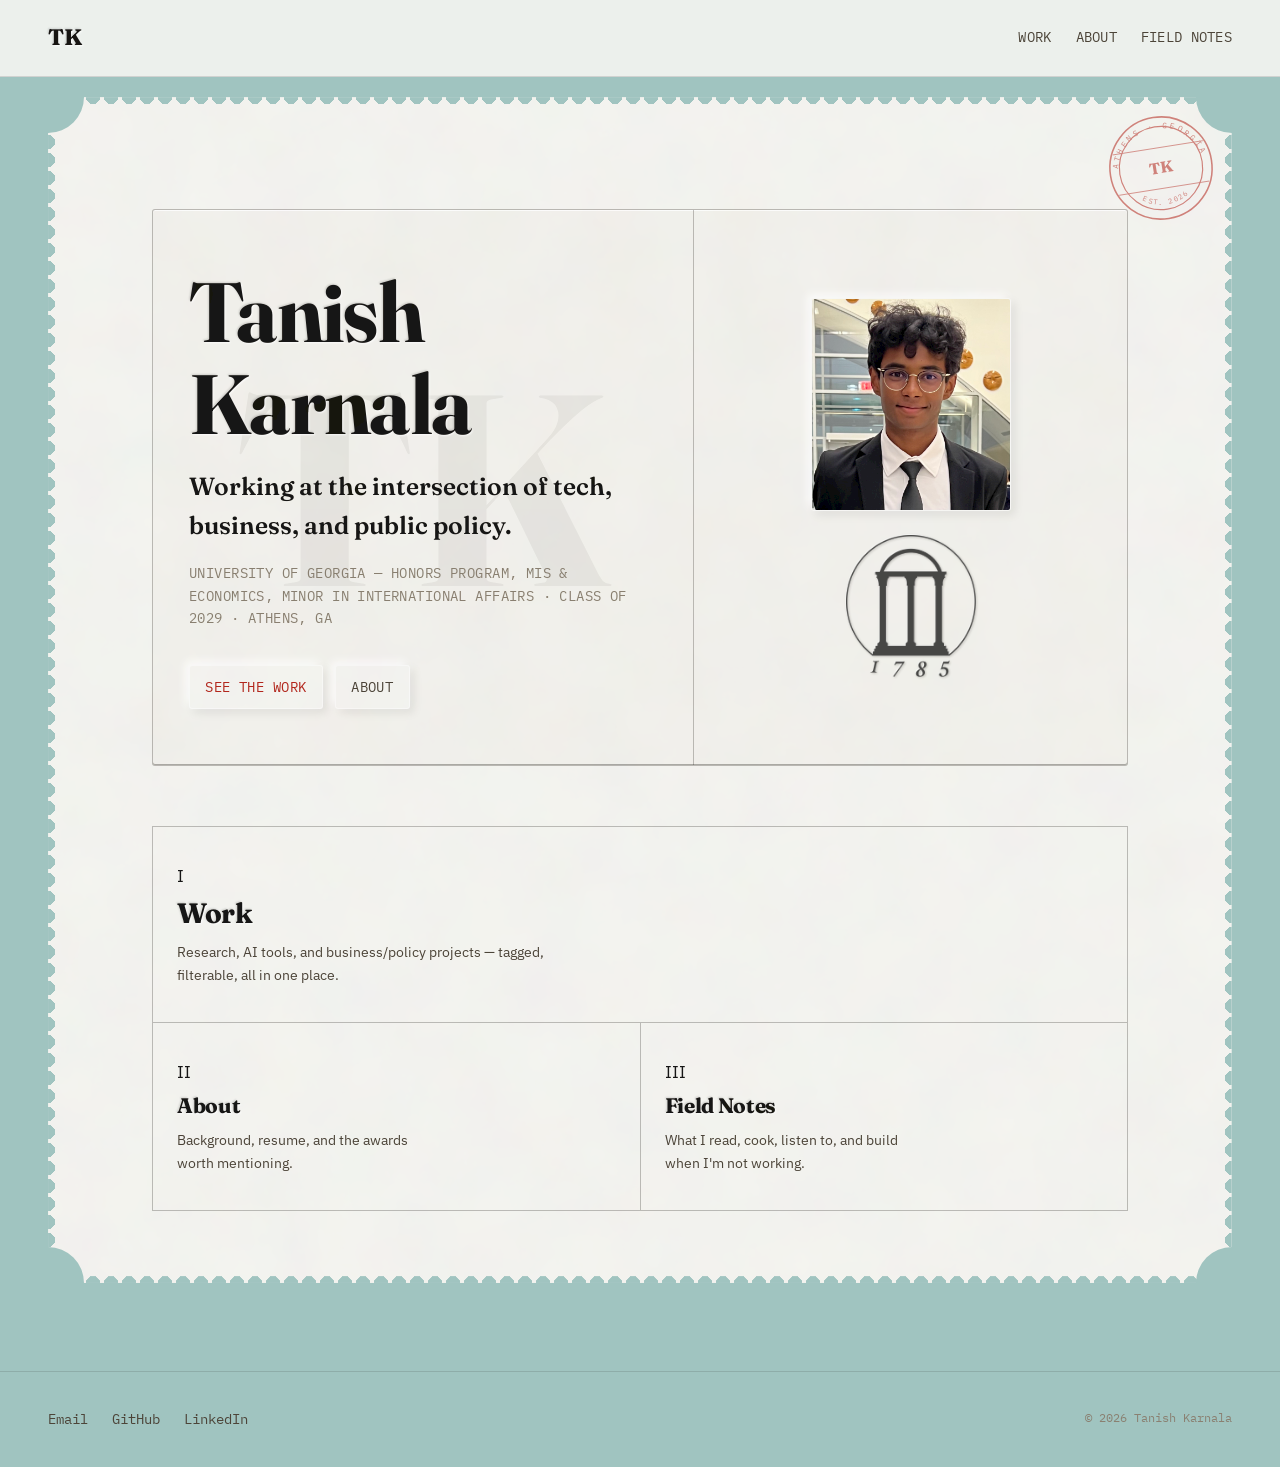
<file: index.html>
<!DOCTYPE html>
<html lang="en">
<head>
<meta charset="UTF-8">
<meta name="viewport" content="width=device-width, initial-scale=1">
<title>Tanish Karnala — Tech, Business &amp; Public Policy</title>
<meta name="description" content="Tanish Karnala — research and project work at the intersection of technology, business, and public policy. University of Georgia, Honors Program.">
<meta name="color-scheme" content="light dark">

<meta property="og:type" content="website">
<meta property="og:title" content="Tanish Karnala">
<meta property="og:description" content="Working at the intersection of tech, business, and public policy.">
<meta property="og:image" content="assets/og-image.png">
<meta name="twitter:card" content="summary_large_image">

<link rel="icon" href="assets/favicon.svg" type="image/svg+xml">
<link rel="preload" href="fonts/Fraunces-Variable.woff2" as="font" type="font/woff2" crossorigin>
<link rel="preload" href="fonts/IBMPlexSans-Variable.woff2" as="font" type="font/woff2" crossorigin>
<link rel="stylesheet" href="css/fonts.css">
<link rel="stylesheet" href="css/tokens.css">
<link rel="stylesheet" href="css/global.css">
<link rel="stylesheet" href="css/home.css">

<script type="application/ld+json">
{
  "@context": "https://schema.org",
  "@type": "Person",
  "name": "Tanish Karnala",
  "url": "https://TODO-username.github.io/",
  "email": "mailto:tanishkarnala@gmail.com",
  "sameAs": ["https://linkedin.com/in/tanishkarnala"],
  "affiliation": {
    "@type": "CollegeOrUniversity",
    "name": "University of Georgia"
  },
  "description": "Working at the intersection of tech, business, and public policy."
}
</script>
</head>
<body>
<svg style="position: absolute; width: 0; height: 0; overflow: hidden;" aria-hidden="true">
  <filter id="paper-grain">
    <feTurbulence type="fractalNoise" baseFrequency="0.015" numOctaves="5" result="noise" />
    <feColorMatrix type="matrix" values="1 0 0 0 0  0 1 0 0 0  0 0 1 0 0  0 0 0 0.07 0" in="noise" result="coloredNoise" />
    <feBlend in="SourceGraphic" in2="coloredNoise" mode="multiply" />
  </filter>
</svg>
<a class="skip-link" href="#main">Skip to content</a>

<header class="site-header">
  <div class="page site-header__row">
    <a class="wordmark" href="index.html" aria-label="Tanish Karnala — home">TK</a>
    <button class="nav-toggle" aria-label="Toggle navigation" aria-expanded="false" aria-controls="site-nav">
      <span></span>
    </button>
    <nav class="site-nav" id="site-nav" aria-label="Primary">
      <ul>
        <li><a href="work.html">Work</a></li>
        <li><a href="about.html">About</a></li>
        <li><a href="field-notes.html">Field Notes</a></li>
      </ul>
    </nav>
  </div>
</header>

<div class="stamp-frame">
<div class="stamp-container">
<main id="main">

  <section class="hero page">
    <div class="hero__sheet">
      <div class="hero__text">
        <span class="hero__watermark" aria-hidden="true">TK</span>
        <h1 class="hero__name">Tanish<br>Karnala</h1>
        <p class="hero__tagline">Working at the intersection of tech, business, and public policy.</p>
        <p class="hero__role">University of Georgia — Honors Program, MIS &amp; Economics, minor in International Affairs · Class of 2029 · Athens, GA</p>
        <div class="hero__cta">
          <a class="btn" href="work.html">See the work</a>
          <a class="btn btn--quiet" href="about.html">About</a>
        </div>
      </div>

      <div class="hero__side">
        <div class="hero__portrait">
          <img src="assets/headshot.jpg" alt="Tanish Karnala" width="1430" height="1519">
        </div>
        <div class="hero__uga-mark" aria-hidden="true">
          <img src="assets/arch-mark.png" alt="University of Georgia Arch, 1785" width="1200" height="1316">
        </div>
      </div>
    </div>
  </section>

  <nav class="section nav-through page" aria-label="Explore">
    <ul class="nav-through__grid">
      <li class="nav-through__cell nav-through__cell--wide">
        <a class="nav-through__card" href="work.html">
          <span class="index-mark">I</span>
          <h2>Work</h2>
          <p>Research, AI tools, and business/policy projects — tagged, filterable, all in one place.</p>
        </a>
      </li>
      <li class="nav-through__cell">
        <a class="nav-through__card" href="about.html">
          <span class="index-mark">II</span>
          <h2>About</h2>
          <p>Background, resume, and the awards worth mentioning.</p>
        </a>
      </li>
      <li class="nav-through__cell">
        <a class="nav-through__card" href="field-notes.html">
          <span class="index-mark">III</span>
          <h2>Field Notes</h2>
          <p>What I read, cook, listen to, and build when I'm not working.</p>
        </a>
      </li>
    </ul>
  </nav>

</main>
</div>
<div class="postmark" aria-hidden="true">
  <svg viewBox="0 0 140 140" xmlns="http://www.w3.org/2000/svg">
    <circle cx="70" cy="70" r="65" fill="none" stroke="currentColor" stroke-width="2"/>
    <circle cx="70" cy="70" r="53" fill="none" stroke="currentColor" stroke-width="1.5"/>
    <path id="postmark-arc-top" d="M 15 74 A 55 55 0 0 1 125 74" fill="none"/>
    <path id="postmark-arc-bottom" d="M 21 68 A 49 49 0 0 0 119 68" fill="none"/>
    <text font-family="'IBM Plex Mono', monospace" font-size="10" letter-spacing="3" fill="currentColor">
      <textPath href="#postmark-arc-top" startOffset="50%" text-anchor="middle">ATHENS &#183; GEORGIA</textPath>
    </text>
    <text x="70" y="76" text-anchor="middle" font-family="Fraunces, Georgia, serif" font-weight="700" font-size="20" fill="currentColor">TK</text>
    <text font-family="'IBM Plex Mono', monospace" font-size="9" letter-spacing="2" fill="currentColor">
      <textPath href="#postmark-arc-bottom" startOffset="50%" text-anchor="middle">EST. 2026</textPath>
    </text>
    <line x1="12" y1="44" x2="128" y2="44" stroke="currentColor" stroke-width="1"/>
    <line x1="12" y1="96" x2="128" y2="96" stroke="currentColor" stroke-width="1"/>
  </svg>
</div>
</div>

<footer class="site-footer">
  <div class="page site-footer__row">
    <ul class="footer-links">
      <li><a href="mailto:tanishkarnala@gmail.com">Email</a></li>
      <li><a href="https://github.com/BlueFinTuna27" target="_blank" rel="noopener">GitHub</a></li>
      <li><a href="https://linkedin.com/in/tanishkarnala" target="_blank" rel="noopener">LinkedIn</a></li>
    </ul>
    <p class="footer-note">© 2026 Tanish Karnala</p>
  </div>
</footer>

<script src="js/main.js"></script>
</body>
</html>
</file>
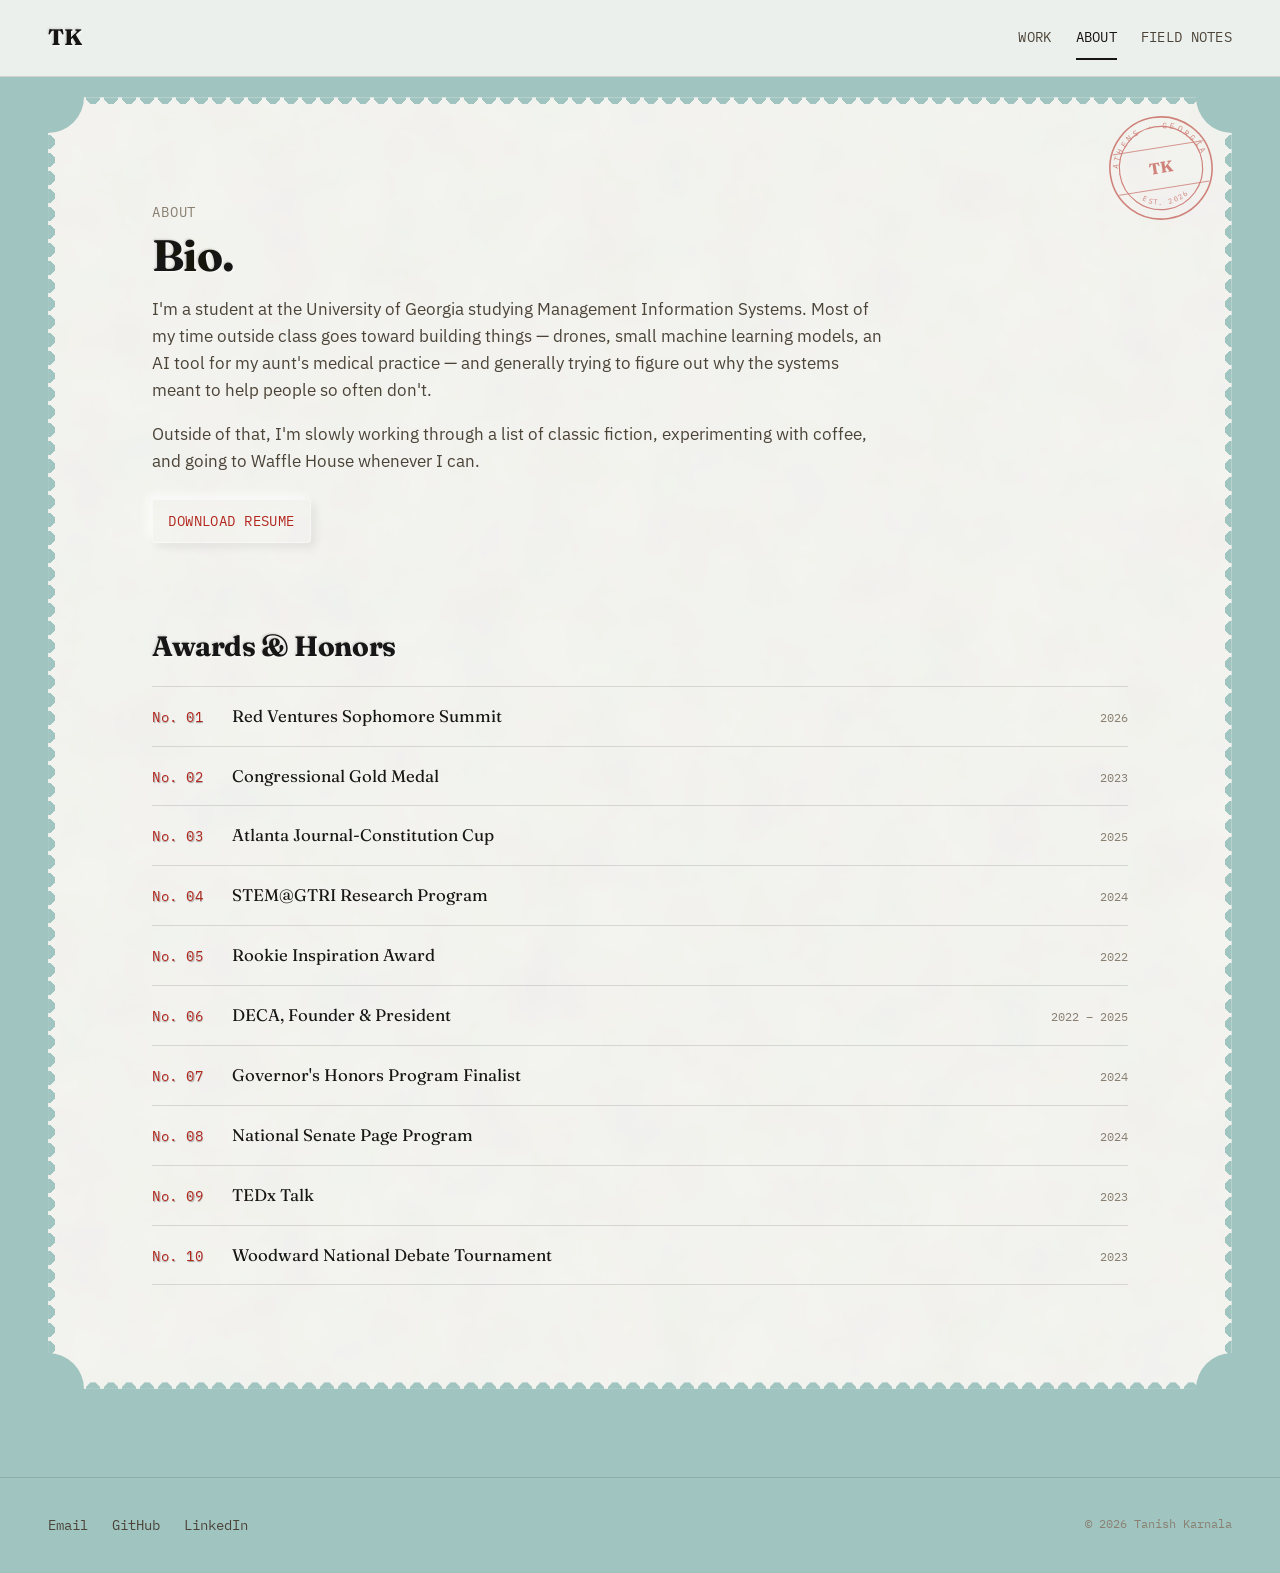
<file: about.html>
<!DOCTYPE html>
<html lang="en">
<head>
<meta charset="UTF-8">
<meta name="viewport" content="width=device-width, initial-scale=1">
<title>About — Tanish Karnala</title>
<meta name="description" content="About Tanish Karnala — background, resume, and awards.">
<meta name="color-scheme" content="light dark">
<meta property="og:type" content="profile">
<meta property="og:title" content="About — Tanish Karnala">
<link rel="icon" href="assets/favicon.svg" type="image/svg+xml">
<link rel="stylesheet" href="css/fonts.css">
<link rel="stylesheet" href="css/tokens.css">
<link rel="stylesheet" href="css/global.css">
<link rel="stylesheet" href="css/about.css">

<script type="application/ld+json">
{
  "@context": "https://schema.org",
  "@type": "Person",
  "name": "Tanish Karnala",
  "url": "https://TODO-username.github.io/about.html",
  "email": "mailto:tanishkarnala@gmail.com",
  "alumniOf": {
    "@type": "CollegeOrUniversity",
    "name": "University of Georgia"
  }
}
</script>
</head>
<body>
<svg style="position: absolute; width: 0; height: 0; overflow: hidden;" aria-hidden="true">
  <filter id="paper-grain">
    <feTurbulence type="fractalNoise" baseFrequency="0.015" numOctaves="5" result="noise" />
    <feColorMatrix type="matrix" values="1 0 0 0 0  0 1 0 0 0  0 0 1 0 0  0 0 0 0.07 0" in="noise" result="coloredNoise" />
    <feBlend in="SourceGraphic" in2="coloredNoise" mode="multiply" />
  </filter>
</svg>
<a class="skip-link" href="#main">Skip to content</a>

<header class="site-header">
  <div class="page site-header__row">
    <a class="wordmark" href="index.html" aria-label="Tanish Karnala — home">TK</a>
    <button class="nav-toggle" aria-label="Toggle navigation" aria-expanded="false" aria-controls="site-nav">
      <span></span>
    </button>
    <nav class="site-nav" id="site-nav" aria-label="Primary">
      <ul>
        <li><a href="work.html">Work</a></li>
        <li><a href="about.html" aria-current="page">About</a></li>
        <li><a href="field-notes.html">Field Notes</a></li>
      </ul>
    </nav>
  </div>
</header>

<div class="stamp-frame">
<div class="stamp-container">
<main id="main">
  <section class="section page">
    <span class="eyebrow">About</span>
    <h1>Bio.</h1>
    <div class="prose about-bio">
      <p>I'm a student at the University of Georgia studying Management Information
      Systems. Most of my time outside class goes toward building things — drones, small
      machine learning models, an AI tool for my aunt's medical practice — and generally
      trying to figure out why the systems meant to help people so often don't.</p>
      <p>Outside of that, I'm slowly working through a list of classic fiction,
      experimenting with coffee, and going to Waffle House whenever I can.</p>
    </div>
    <a class="btn about-resume-btn" href="assets/resume.pdf" download>Download resume</a>

    <div class="awards">
      <h2>Awards &amp; Honors</h2>
      <ul class="awards-list">
        <li class="awards-item">
          <button class="awards-row" type="button" aria-expanded="false" aria-controls="award-detail-01">
            <span class="awards-num">No. 01</span>
            <span class="awards-title">Red Ventures Sophomore Summit</span>
            <span class="awards-issuer">2026</span>
          </button>
          <div class="awards-detail" id="award-detail-01">
            <p>1 of 35 selected nationally · fully funded AI case competition.</p>
          </div>
        </li>
        <li class="awards-item">
          <button class="awards-row" type="button" aria-expanded="false" aria-controls="award-detail-02">
            <span class="awards-num">No. 02</span>
            <span class="awards-title">Congressional Gold Medal</span>
            <span class="awards-issuer">2023</span>
          </button>
          <div class="awards-detail" id="award-detail-02">
            <p>For community service, Milton High School. Also awarded the Presidential Volunteer Service Award (Gold) for 2021 &amp; 2022.</p>
          </div>
        </li>
        <li class="awards-item">
          <button class="awards-row" type="button" aria-expanded="false" aria-controls="award-detail-03">
            <span class="awards-num">No. 03</span>
            <span class="awards-title">Atlanta Journal-Constitution Cup</span>
            <span class="awards-issuer">2025</span>
          </button>
          <div class="awards-detail" id="award-detail-03">
            <p>Milton High School.</p>
          </div>
        </li>
        <li class="awards-item">
          <button class="awards-row" type="button" aria-expanded="false" aria-controls="award-detail-04">
            <span class="awards-num">No. 04</span>
            <span class="awards-title">STEM@GTRI Research Program</span>
            <span class="awards-issuer">2024</span>
          </button>
          <div class="awards-detail" id="award-detail-04">
            <p>1.8% acceptance rate · Georgia Tech Research Institute.</p>
          </div>
        </li>
        <li class="awards-item">
          <button class="awards-row" type="button" aria-expanded="false" aria-controls="award-detail-05">
            <span class="awards-num">No. 05</span>
            <span class="awards-title">Rookie Inspiration Award</span>
            <span class="awards-issuer">2022</span>
          </button>
          <div class="awards-detail" id="award-detail-05">
            <p>FIRST Robotics World Championship. Also a FIRST Dean's List Semifinalist.</p>
          </div>
        </li>
        <li class="awards-item">
          <button class="awards-row" type="button" aria-expanded="false" aria-controls="award-detail-06">
            <span class="awards-num">No. 06</span>
            <span class="awards-title">DECA, Founder &amp; President</span>
            <span class="awards-issuer">2022 – 2025</span>
          </button>
          <div class="awards-detail" id="award-detail-06">
            <p>Grew Milton HS chapter 5 → 80+ members · "4th Largest Increase in Membership" award, Georgia State Development Conference.</p>
          </div>
        </li>
        <li class="awards-item">
          <button class="awards-row" type="button" aria-expanded="false" aria-controls="award-detail-07">
            <span class="awards-num">No. 07</span>
            <span class="awards-title">Governor's Honors Program Finalist</span>
            <span class="awards-issuer">2024</span>
          </button>
          <div class="awards-detail" id="award-detail-07">
            <p>Mechanical &amp; Electrical Engineering.</p>
          </div>
        </li>
        <li class="awards-item">
          <button class="awards-row" type="button" aria-expanded="false" aria-controls="award-detail-08">
            <span class="awards-num">No. 08</span>
            <span class="awards-title">National Senate Page Program</span>
            <span class="awards-issuer">2024</span>
          </button>
          <div class="awards-detail" id="award-detail-08">
            <p>Georgia Finalist.</p>
          </div>
        </li>
        <li class="awards-item">
          <button class="awards-row" type="button" aria-expanded="false" aria-controls="award-detail-09">
            <span class="awards-num">No. 09</span>
            <span class="awards-title">TEDx Talk</span>
            <span class="awards-issuer">2023</span>
          </button>
          <div class="awards-detail" id="award-detail-09">
            <p>"How Autonomous Drones Can Save Lives" — independent talk on the wildfire-drone research.</p>
          </div>
        </li>
        <li class="awards-item">
          <button class="awards-row" type="button" aria-expanded="false" aria-controls="award-detail-10">
            <span class="awards-num">No. 10</span>
            <span class="awards-title">Woodward National Debate Tournament</span>
            <span class="awards-issuer">2023</span>
          </button>
          <div class="awards-detail" id="award-detail-10">
            <p>3rd Place Public Forum and Best Speaker Award.</p>
          </div>
        </li>
      </ul>
    </div>
  </section>
</main>
</div>
<div class="postmark" aria-hidden="true">
  <svg viewBox="0 0 140 140" xmlns="http://www.w3.org/2000/svg">
    <circle cx="70" cy="70" r="65" fill="none" stroke="currentColor" stroke-width="2"/>
    <circle cx="70" cy="70" r="53" fill="none" stroke="currentColor" stroke-width="1.5"/>
    <path id="postmark-arc-top-about" d="M 15 74 A 55 55 0 0 1 125 74" fill="none"/>
    <path id="postmark-arc-bottom-about" d="M 21 68 A 49 49 0 0 0 119 68" fill="none"/>
    <text font-family="'IBM Plex Mono', monospace" font-size="10" letter-spacing="3" fill="currentColor">
      <textPath href="#postmark-arc-top-about" startOffset="50%" text-anchor="middle">ATHENS &#183; GEORGIA</textPath>
    </text>
    <text x="70" y="76" text-anchor="middle" font-family="Fraunces, Georgia, serif" font-weight="700" font-size="20" fill="currentColor">TK</text>
    <text font-family="'IBM Plex Mono', monospace" font-size="9" letter-spacing="2" fill="currentColor">
      <textPath href="#postmark-arc-bottom-about" startOffset="50%" text-anchor="middle">EST. 2026</textPath>
    </text>
    <line x1="12" y1="44" x2="128" y2="44" stroke="currentColor" stroke-width="1"/>
    <line x1="12" y1="96" x2="128" y2="96" stroke="currentColor" stroke-width="1"/>
  </svg>
</div>
</div>

<footer class="site-footer">
  <div class="page site-footer__row">
    <ul class="footer-links">
      <li><a href="mailto:tanishkarnala@gmail.com">Email</a></li>
      <li><a href="https://github.com/BlueFinTuna27" target="_blank" rel="noopener">GitHub</a></li>
      <li><a href="https://linkedin.com/in/tanishkarnala" target="_blank" rel="noopener">LinkedIn</a></li>
    </ul>
    <p class="footer-note">© 2026 Tanish Karnala</p>
  </div>
</footer>

<script src="js/main.js"></script>
</body>
</html>
</file>
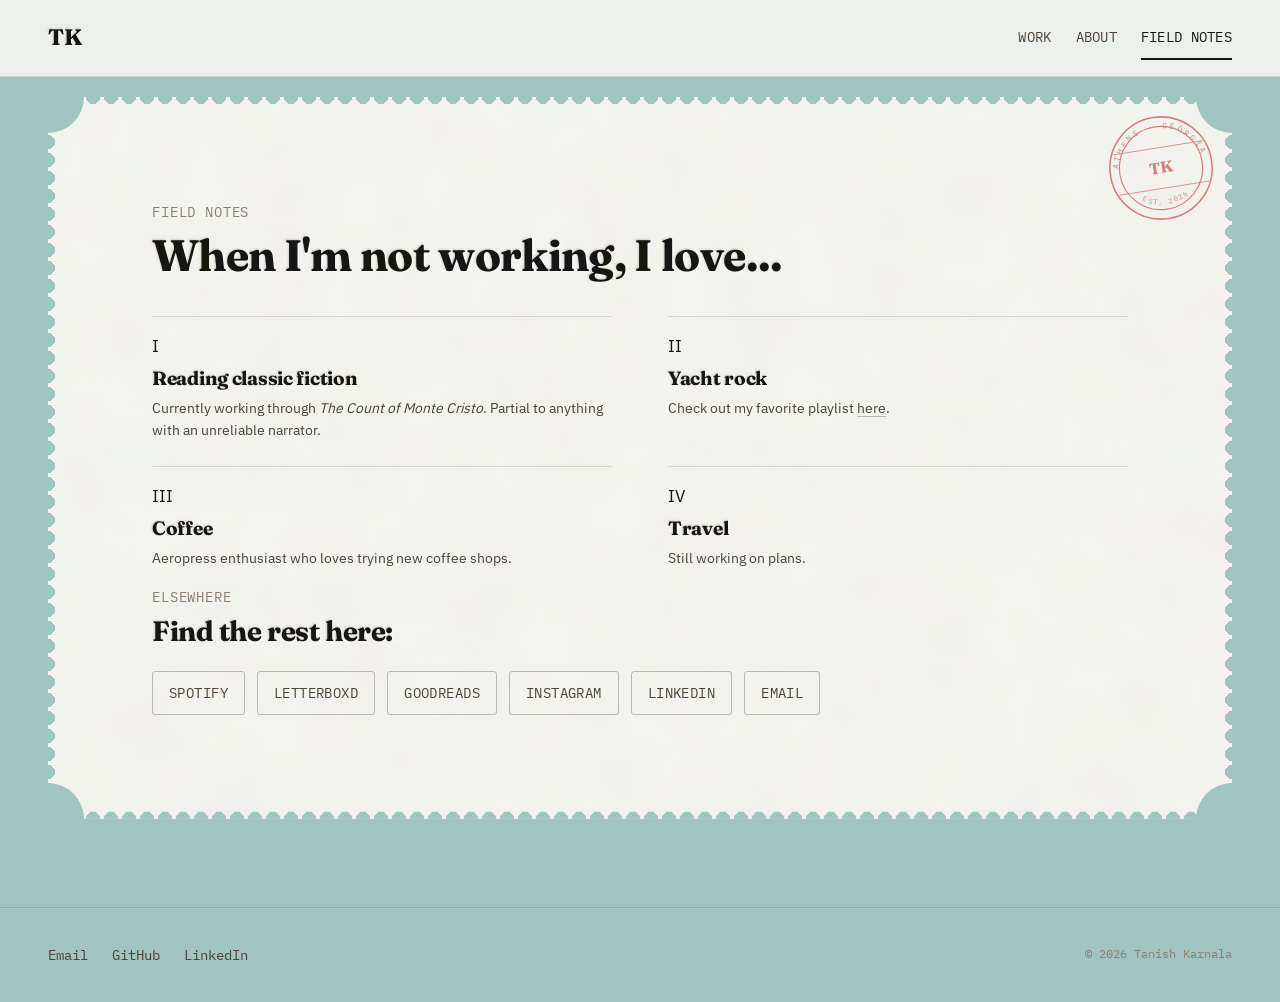
<file: field-notes.html>
<!DOCTYPE html>
<html lang="en">
<head>
<meta charset="UTF-8">
<meta name="viewport" content="width=device-width, initial-scale=1">
<title>Field Notes — Tanish Karnala</title>
<meta name="description" content="What Tanish Karnala reads, cooks, listens to, and builds outside of work.">
<meta name="color-scheme" content="light dark">
<meta property="og:type" content="website">
<meta property="og:title" content="Field Notes — Tanish Karnala">
<link rel="icon" href="assets/favicon.svg" type="image/svg+xml">
<link rel="stylesheet" href="css/fonts.css">
<link rel="stylesheet" href="css/tokens.css">
<link rel="stylesheet" href="css/global.css">
<link rel="stylesheet" href="css/field-notes.css">
</head>
<body>
<svg style="position: absolute; width: 0; height: 0; overflow: hidden;" aria-hidden="true">
  <filter id="paper-grain">
    <feTurbulence type="fractalNoise" baseFrequency="0.015" numOctaves="5" result="noise" />
    <feColorMatrix type="matrix" values="1 0 0 0 0  0 1 0 0 0  0 0 1 0 0  0 0 0 0.07 0" in="noise" result="coloredNoise" />
    <feBlend in="SourceGraphic" in2="coloredNoise" mode="multiply" />
  </filter>
</svg>
<a class="skip-link" href="#main">Skip to content</a>

<header class="site-header">
  <div class="page site-header__row">
    <a class="wordmark" href="index.html" aria-label="Tanish Karnala — home">TK</a>
    <button class="nav-toggle" aria-label="Toggle navigation" aria-expanded="false" aria-controls="site-nav">
      <span></span>
    </button>
    <nav class="site-nav" id="site-nav" aria-label="Primary">
      <ul>
        <li><a href="work.html">Work</a></li>
        <li><a href="about.html">About</a></li>
        <li><a href="field-notes.html" aria-current="page">Field Notes</a></li>
      </ul>
    </nav>
  </div>
</header>

<div class="stamp-frame">
<div class="stamp-container">
<main id="main">
  <section class="section page">
    <span class="eyebrow">Field Notes</span>
    <h1>When I'm not working, I love...</h1>

    <ul class="notes-list">
      <li class="note">
        <span class="index-mark" aria-hidden="true">I</span>
        <h2>Reading classic fiction</h2>
        <p>Currently working through <em>The Count of Monte Cristo</em>. Partial to anything with an unreliable narrator.</p>
      </li>
      <li class="note">
        <span class="index-mark" aria-hidden="true">II</span>
        <h2>Yacht rock</h2>
        <p>Check out my favorite playlist <a href="https://open.spotify.com/playlist/5eDiimLeaENi5gQN0D9Uaz?si=a51ba6516a1c44a3" target="_blank" rel="noopener">here</a>.</p>
      </li>
      <li class="note">
        <span class="index-mark" aria-hidden="true">III</span>
        <h2>Coffee</h2>
        <p>Aeropress enthusiast who loves trying new coffee shops.</p>
      </li>
      <li class="note">
        <span class="index-mark" aria-hidden="true">IV</span>
        <h2>Travel</h2>
        <p>Still working on plans.</p>
      </li>
    </ul>

    <div class="links-out" id="links">
      <span class="eyebrow">Elsewhere</span>
      <h2>Find the rest here:</h2>
      <ul class="links-out__list">
        <li><a href="https://open.spotify.com/user/tanishkarnala?si=lKnYrW1-Rv6ObrnT7u6wgQ&amp;utm_source=copy-link" target="_blank" rel="noopener">Spotify</a></li>
        <li><a href="https://boxd.it/9XFoD" target="_blank" rel="noopener">Letterboxd</a></li>
        <li><a href="https://www.goodreads.com/user/show/156997265" target="_blank" rel="noopener" title="Check out my profile on Goodreads!">Goodreads</a></li>
        <li><a href="https://www.instagram.com/tanishkarnala/" target="_blank" rel="noopener">Instagram</a></li>
        <li><a href="https://linkedin.com/in/tanishkarnala" target="_blank" rel="noopener">LinkedIn</a></li>
        <li><a href="mailto:tanishkarnala@gmail.com">Email</a></li>
      </ul>
    </div>
  </section>
</main>
</div>
<div class="postmark" aria-hidden="true">
  <svg viewBox="0 0 140 140" xmlns="http://www.w3.org/2000/svg">
    <circle cx="70" cy="70" r="65" fill="none" stroke="currentColor" stroke-width="2"/>
    <circle cx="70" cy="70" r="53" fill="none" stroke="currentColor" stroke-width="1.5"/>
    <path id="postmark-arc-top-fn" d="M 15 74 A 55 55 0 0 1 125 74" fill="none"/>
    <path id="postmark-arc-bottom-fn" d="M 21 68 A 49 49 0 0 0 119 68" fill="none"/>
    <text font-family="'IBM Plex Mono', monospace" font-size="10" letter-spacing="3" fill="currentColor">
      <textPath href="#postmark-arc-top-fn" startOffset="50%" text-anchor="middle">ATHENS &#183; GEORGIA</textPath>
    </text>
    <text x="70" y="76" text-anchor="middle" font-family="Fraunces, Georgia, serif" font-weight="700" font-size="20" fill="currentColor">TK</text>
    <text font-family="'IBM Plex Mono', monospace" font-size="9" letter-spacing="2" fill="currentColor">
      <textPath href="#postmark-arc-bottom-fn" startOffset="50%" text-anchor="middle">EST. 2026</textPath>
    </text>
    <line x1="12" y1="44" x2="128" y2="44" stroke="currentColor" stroke-width="1"/>
    <line x1="12" y1="96" x2="128" y2="96" stroke="currentColor" stroke-width="1"/>
  </svg>
</div>
</div>

<footer class="site-footer">
  <div class="page site-footer__row">
    <ul class="footer-links">
      <li><a href="mailto:tanishkarnala@gmail.com">Email</a></li>
      <li><a href="https://github.com/BlueFinTuna27" target="_blank" rel="noopener">GitHub</a></li>
      <li><a href="https://linkedin.com/in/tanishkarnala" target="_blank" rel="noopener">LinkedIn</a></li>
    </ul>
    <p class="footer-note">© 2026 Tanish Karnala</p>
  </div>
</footer>

<script src="js/main.js"></script>
</body>
</html>
</file>
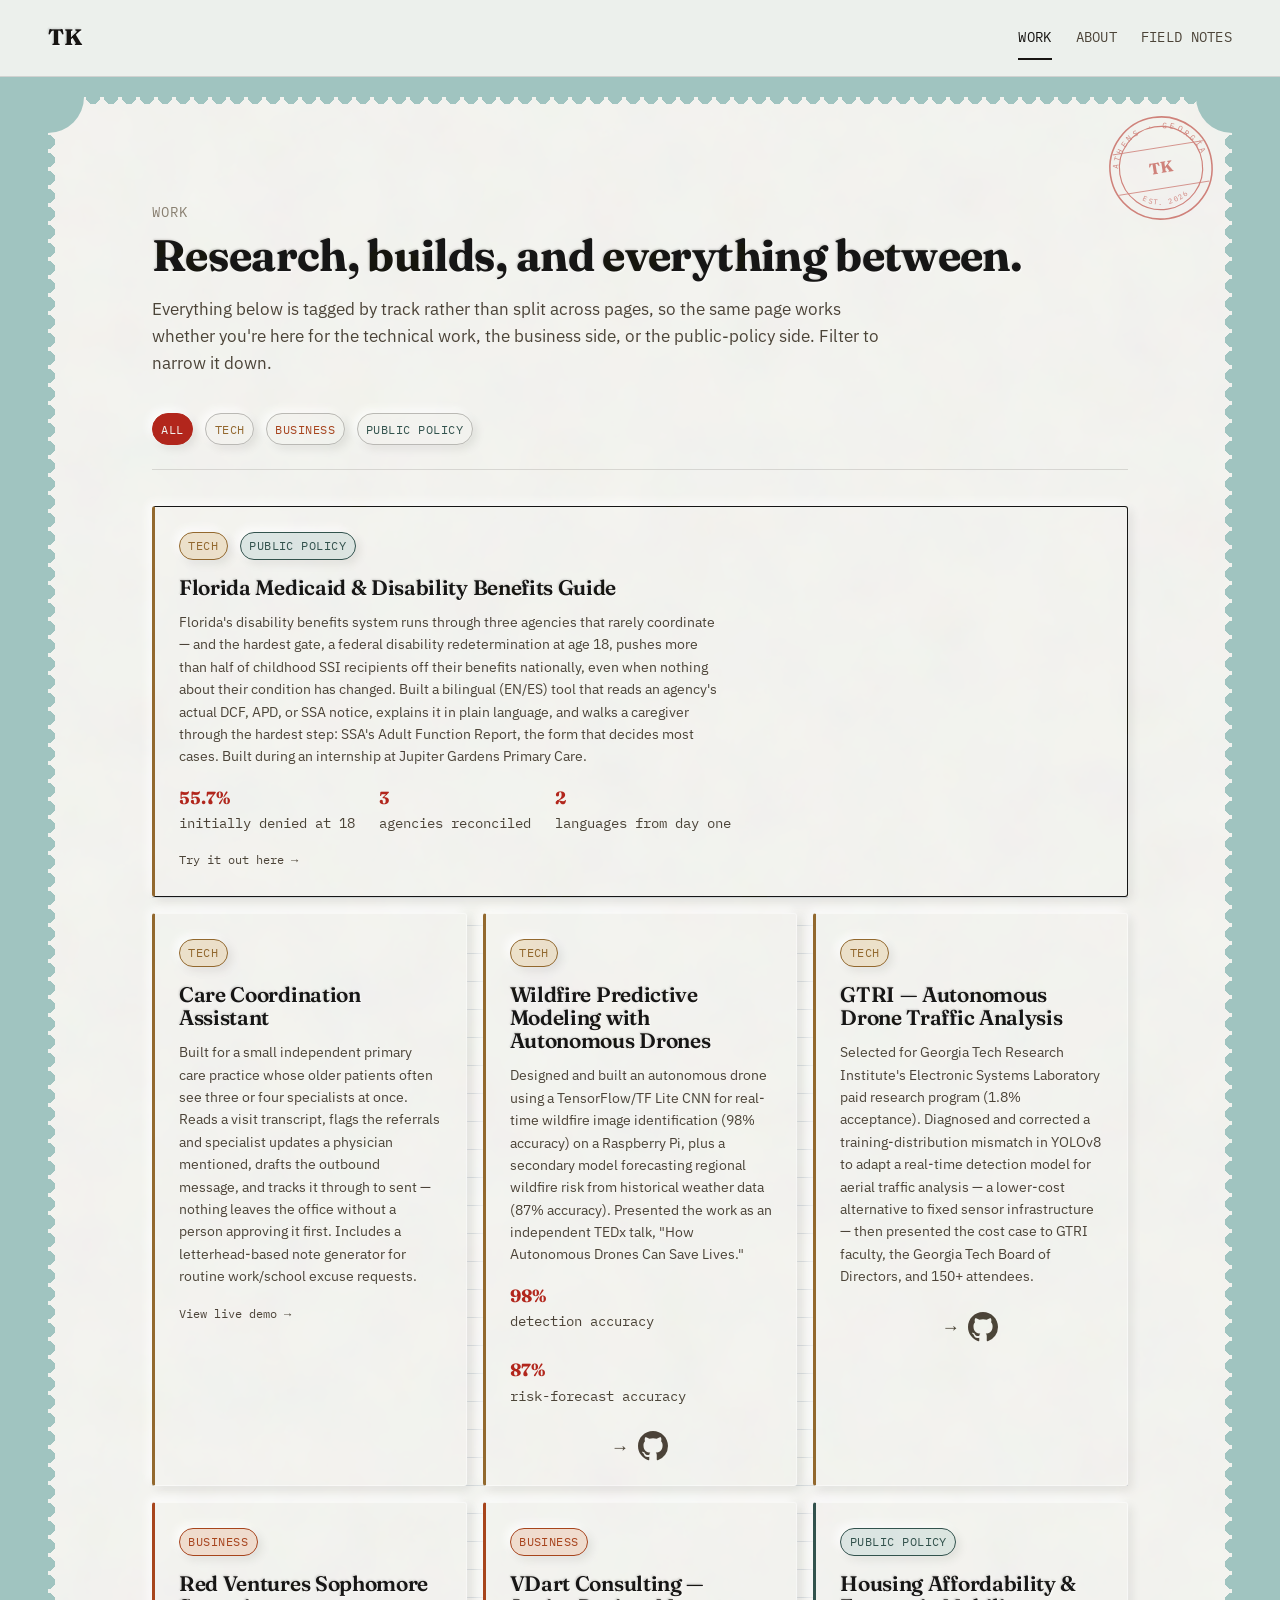
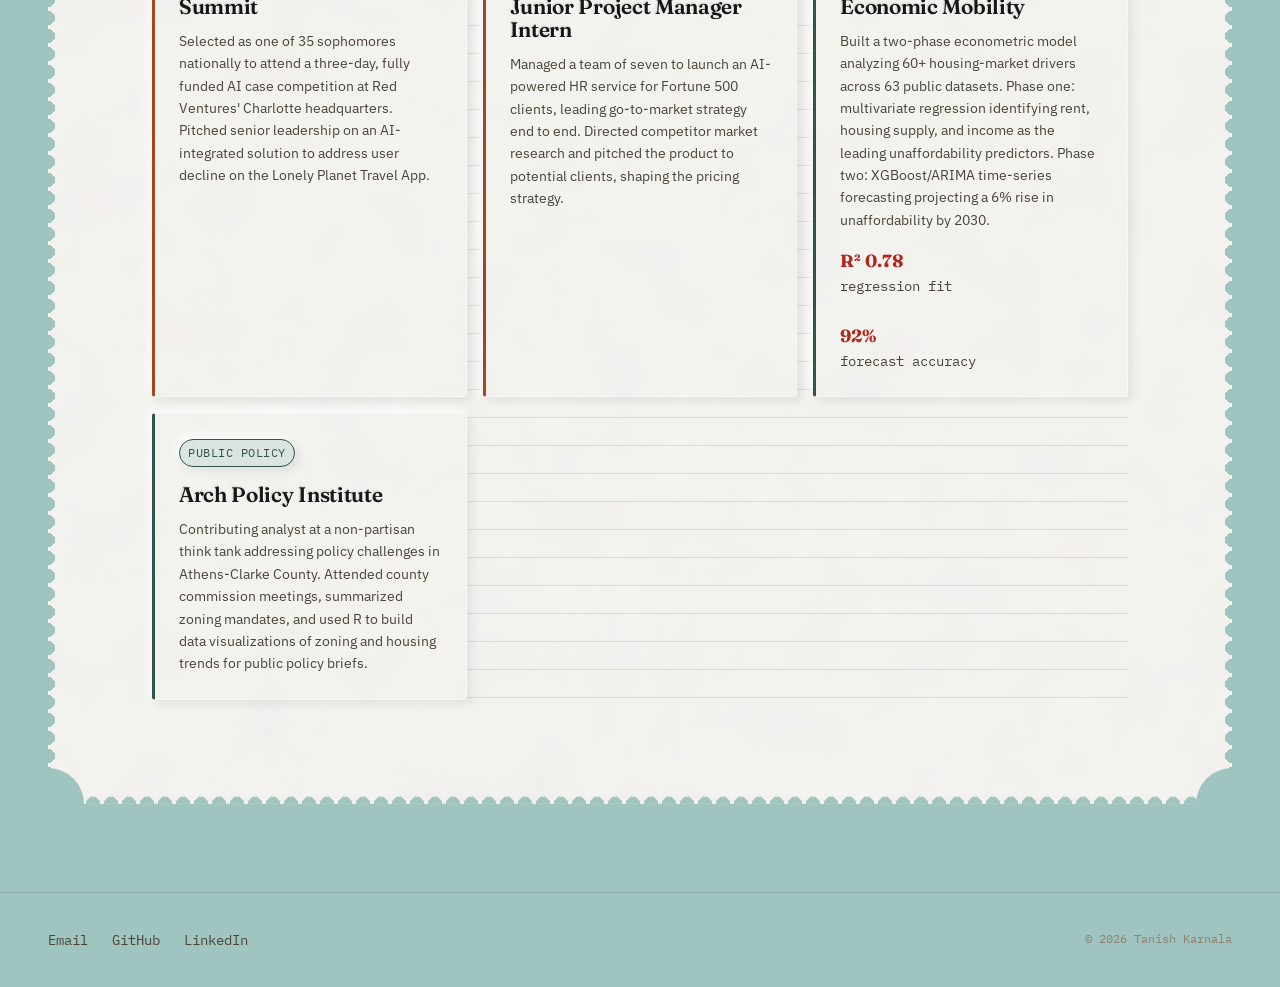
<file: work.html>
<!DOCTYPE html>
<html lang="en">
<head>
<meta charset="UTF-8">
<meta name="viewport" content="width=device-width, initial-scale=1">
<title>Work — Tanish Karnala</title>
<meta name="description" content="Research, AI tools, and business/public-policy project work by Tanish Karnala.">
<meta name="color-scheme" content="light dark">
<meta property="og:type" content="website">
<meta property="og:title" content="Work — Tanish Karnala">
<meta property="og:description" content="Research, AI tools, and business/public-policy project work.">
<link rel="icon" href="assets/favicon.svg" type="image/svg+xml">
<link rel="stylesheet" href="css/fonts.css">
<link rel="stylesheet" href="css/tokens.css">
<link rel="stylesheet" href="css/global.css">
<link rel="stylesheet" href="css/work.css">
</head>
<body>
<svg style="position: absolute; width: 0; height: 0; overflow: hidden;" aria-hidden="true">
  <filter id="paper-grain">
    <feTurbulence type="fractalNoise" baseFrequency="0.015" numOctaves="5" result="noise" />
    <feColorMatrix type="matrix" values="1 0 0 0 0  0 1 0 0 0  0 0 1 0 0  0 0 0 0.07 0" in="noise" result="coloredNoise" />
    <feBlend in="SourceGraphic" in2="coloredNoise" mode="multiply" />
  </filter>
</svg>
<a class="skip-link" href="#main">Skip to content</a>

<header class="site-header">
  <div class="page site-header__row">
    <a class="wordmark" href="index.html" aria-label="Tanish Karnala — home">TK</a>
    <button class="nav-toggle" aria-label="Toggle navigation" aria-expanded="false" aria-controls="site-nav">
      <span></span>
    </button>
    <nav class="site-nav" id="site-nav" aria-label="Primary">
      <ul>
        <li><a href="work.html" aria-current="page">Work</a></li>
        <li><a href="about.html">About</a></li>
        <li><a href="field-notes.html">Field Notes</a></li>
      </ul>
    </nav>
  </div>
</header>

<div class="stamp-frame">
<div class="stamp-container">
<main id="main">
  <section class="section page">
    <span class="eyebrow">Work</span>
    <h1>Research, builds, and everything between.</h1>
    <p class="prose work-intro">
      Everything below is tagged by track rather than split across pages, so the same
      page works whether you're here for the technical work, the business side, or the
      public-policy side. Filter to narrow it down.
    </p>

    <div class="filter-bar" data-filter-bar role="group" aria-label="Filter by track">
      <button class="tag" data-filter="all" aria-pressed="true">All</button>
      <button class="tag" data-filter="tech" data-track="tech" aria-pressed="false">Tech</button>
      <button class="tag" data-filter="business" data-track="business" aria-pressed="false">Business</button>
      <button class="tag" data-filter="policy" data-track="policy" aria-pressed="false">Public Policy</button>
    </div>

    <ul class="work-grid ledger-lines">

      <li class="card card--flagship" data-track="tech">
        <span class="tag" data-track="tech">Tech</span>
        <span class="tag" data-track="policy">Public Policy</span>
        <h3>Florida Medicaid &amp; Disability Benefits Guide</h3>
        <p>Florida's disability benefits system runs through three agencies that rarely coordinate —
        and the hardest gate, a federal disability redetermination at age 18, pushes more than half
        of childhood SSI recipients off their benefits nationally, even when nothing about their
        condition has changed. Built a bilingual (EN/ES) tool that reads an agency's actual DCF, APD,
        or SSA notice, explains it in plain language, and walks a caregiver through the hardest
        step: SSA's Adult Function Report, the form that decides most cases. Built during an internship
        at Jupiter Gardens Primary Care.</p>
        <div class="stat-row">
          <span><b>55.7%</b> initially denied at 18</span>
          <span><b>3</b> agencies reconciled</span>
          <span><b>2</b> languages from day one</span>
        </div>
        <a class="card-link" href="https://bluefintuna27.github.io/coverage-navigator/" target="_blank" rel="noopener">Try it out here →</a>
      </li>

      <li class="card" data-track="tech">
        <span class="tag" data-track="tech">Tech</span>
        <h3>Care Coordination Assistant</h3>
        <p>Built for a small independent primary care practice whose older patients often see three
        or four specialists at once. Reads a visit transcript, flags the referrals and specialist
        updates a physician mentioned, drafts the outbound message, and tracks it through to sent —
        nothing leaves the office without a person approving it first. Includes a letterhead-based
        note generator for routine work/school excuse requests.</p>
        <a class="card-link" href="demos/care-coordination-assistant.html" target="_blank" rel="noopener">View live demo →</a>
      </li>

      <li class="card" data-track="tech">
        <span class="tag" data-track="tech">Tech</span>
        <h3>Wildfire Predictive Modeling with Autonomous Drones</h3>
        <p>Designed and built an autonomous drone using a TensorFlow/TF Lite CNN for real-time
        wildfire image identification (98% accuracy) on a Raspberry Pi, plus a secondary model
        forecasting regional wildfire risk from historical weather data (87% accuracy). Presented
        the work as an independent TEDx talk, "How Autonomous Drones Can Save Lives."</p>
        <div class="stat-row">
          <span><b>98%</b> detection accuracy</span>
          <span><b>87%</b> risk-forecast accuracy</span>
        </div>
        <a class="card-link card-link--github-icon" href="https://github.com/BlueFinTuna27/fire_recognition" target="_blank" rel="noopener" aria-label="View the wildfire-drone source on GitHub">
          <span class="gh-arrow" aria-hidden="true">&#8594;</span>
          <svg class="gh-icon-lg" viewBox="0 0 16 16" aria-hidden="true"><path fill="currentColor" d="M8 0C3.58 0 0 3.58 0 8c0 3.54 2.29 6.53 5.47 7.59.4.07.55-.17.55-.38 0-.19-.01-.82-.01-1.49-2.01.37-2.53-.49-2.69-.94-.09-.23-.48-.94-.82-1.13-.28-.15-.68-.52-.01-.53.63-.01 1.08.58 1.23.82.72 1.21 1.87.87 2.33.66.07-.52.28-.87.51-1.07-1.78-.2-3.64-.89-3.64-3.95 0-.87.31-1.59.82-2.15-.08-.2-.36-1.02.08-2.12 0 0 .67-.21 2.2.82.64-.18 1.32-.27 2-.27.68 0 1.36.09 2 .27 1.53-1.04 2.2-.82 2.2-.82.44 1.1.16 1.92.08 2.12.51.56.82 1.27.82 2.15 0 3.07-1.87 3.75-3.65 3.95.29.25.54.73.54 1.48 0 1.07-.01 1.93-.01 2.2 0 .21.15.46.55.38A8.013 8.013 0 0016 8c0-4.42-3.58-8-8-8z"/></svg>
        </a>
      </li>

      <li class="card" data-track="tech">
        <span class="tag" data-track="tech">Tech</span>
        <h3>GTRI — Autonomous Drone Traffic Analysis</h3>
        <p>Selected for Georgia Tech Research Institute's Electronic Systems Laboratory paid
        research program (1.8% acceptance). Diagnosed and corrected a training-distribution mismatch
        in YOLOv8 to adapt a real-time detection model for aerial traffic analysis — a lower-cost
        alternative to fixed sensor infrastructure — then presented the cost case to GTRI faculty,
        the Georgia Tech Board of Directors, and 150+ attendees.</p>
        <a class="card-link card-link--github-icon" href="https://github.com/BlueFinTuna27/trafficProject" target="_blank" rel="noopener" aria-label="View the GTRI traffic-analysis source on GitHub">
          <span class="gh-arrow" aria-hidden="true">&#8594;</span>
          <svg class="gh-icon-lg" viewBox="0 0 16 16" aria-hidden="true"><path fill="currentColor" d="M8 0C3.58 0 0 3.58 0 8c0 3.54 2.29 6.53 5.47 7.59.4.07.55-.17.55-.38 0-.19-.01-.82-.01-1.49-2.01.37-2.53-.49-2.69-.94-.09-.23-.48-.94-.82-1.13-.28-.15-.68-.52-.01-.53.63-.01 1.08.58 1.23.82.72 1.21 1.87.87 2.33.66.07-.52.28-.87.51-1.07-1.78-.2-3.64-.89-3.64-3.95 0-.87.31-1.59.82-2.15-.08-.2-.36-1.02.08-2.12 0 0 .67-.21 2.2.82.64-.18 1.32-.27 2-.27.68 0 1.36.09 2 .27 1.53-1.04 2.2-.82 2.2-.82.44 1.1.16 1.92.08 2.12.51.56.82 1.27.82 2.15 0 3.07-1.87 3.75-3.65 3.95.29.25.54.73.54 1.48 0 1.07-.01 1.93-.01 2.2 0 .21.15.46.55.38A8.013 8.013 0 0016 8c0-4.42-3.58-8-8-8z"/></svg>
        </a>
      </li>

      <li class="card" data-track="business">
        <span class="tag" data-track="business">Business</span>
        <h3>Red Ventures Sophomore Summit</h3>
        <p>Selected as one of 35 sophomores nationally to attend a three-day, fully funded AI case
        competition at Red Ventures' Charlotte headquarters. Pitched senior leadership on an
        AI-integrated solution to address user decline on the Lonely Planet Travel App.</p>
      </li>

      <li class="card" data-track="business">
        <span class="tag" data-track="business">Business</span>
        <h3>VDart Consulting — Junior Project Manager Intern</h3>
        <p>Managed a team of seven to launch an AI-powered HR service for Fortune 500 clients,
        leading go-to-market strategy end to end. Directed competitor market research and pitched
        the product to potential clients, shaping the pricing strategy.</p>
      </li>

      <li class="card" data-track="policy">
        <span class="tag" data-track="policy">Public Policy</span>
        <h3>Housing Affordability &amp; Economic Mobility</h3>
        <p>Built a two-phase econometric model analyzing 60+ housing-market drivers across 63 public
        datasets. Phase one: multivariate regression identifying rent, housing supply, and income as
        the leading unaffordability predictors. Phase two: XGBoost/ARIMA time-series forecasting
        projecting a 6% rise in unaffordability by 2030.</p>
        <div class="stat-row">
          <span><b>R² 0.78</b> regression fit</span>
          <span><b>92%</b> forecast accuracy</span>
        </div>
      </li>

      <li class="card" data-track="policy">
        <span class="tag" data-track="policy">Public Policy</span>
        <h3>Arch Policy Institute</h3>
        <p>Contributing analyst at a non-partisan think tank addressing policy challenges in
        Athens-Clarke County. Attended county commission meetings, summarized zoning mandates, and
        used R to build data visualizations of zoning and housing trends for public policy briefs.</p>
      </li>

    </ul>
  </section>
</main>
</div>
<div class="postmark" aria-hidden="true">
  <svg viewBox="0 0 140 140" xmlns="http://www.w3.org/2000/svg">
    <circle cx="70" cy="70" r="65" fill="none" stroke="currentColor" stroke-width="2"/>
    <circle cx="70" cy="70" r="53" fill="none" stroke="currentColor" stroke-width="1.5"/>
    <path id="postmark-arc-top-work" d="M 15 74 A 55 55 0 0 1 125 74" fill="none"/>
    <path id="postmark-arc-bottom-work" d="M 21 68 A 49 49 0 0 0 119 68" fill="none"/>
    <text font-family="'IBM Plex Mono', monospace" font-size="10" letter-spacing="3" fill="currentColor">
      <textPath href="#postmark-arc-top-work" startOffset="50%" text-anchor="middle">ATHENS &#183; GEORGIA</textPath>
    </text>
    <text x="70" y="76" text-anchor="middle" font-family="Fraunces, Georgia, serif" font-weight="700" font-size="20" fill="currentColor">TK</text>
    <text font-family="'IBM Plex Mono', monospace" font-size="9" letter-spacing="2" fill="currentColor">
      <textPath href="#postmark-arc-bottom-work" startOffset="50%" text-anchor="middle">EST. 2026</textPath>
    </text>
    <line x1="12" y1="44" x2="128" y2="44" stroke="currentColor" stroke-width="1"/>
    <line x1="12" y1="96" x2="128" y2="96" stroke="currentColor" stroke-width="1"/>
  </svg>
</div>
</div>

<footer class="site-footer">
  <div class="page site-footer__row">
    <ul class="footer-links">
      <li><a href="mailto:tanishkarnala@gmail.com">Email</a></li>
      <li><a href="https://github.com/BlueFinTuna27" target="_blank" rel="noopener">GitHub</a></li>
      <li><a href="https://linkedin.com/in/tanishkarnala" target="_blank" rel="noopener">LinkedIn</a></li>
    </ul>
    <p class="footer-note">© 2026 Tanish Karnala</p>
  </div>
</footer>

<script src="js/main.js"></script>
<script src="js/work-filter.js"></script>
</body>
</html>
</file>
<file: css/fonts.css>
/* Self-hosted fonts — no external requests at runtime. */

@font-face {
  font-family: 'Fraunces';
  font-style: normal;
  font-weight: 300 700;
  font-display: swap;
  src: url('../fonts/Fraunces-Variable.woff2') format('woff2');
}

@font-face {
  font-family: 'Fraunces';
  font-style: italic;
  font-weight: 500;
  font-display: swap;
  src: url('../fonts/Fraunces-Italic.woff2') format('woff2');
}

@font-face {
  font-family: 'IBM Plex Sans';
  font-style: normal;
  font-weight: 300 700;
  font-display: swap;
  src: url('../fonts/IBMPlexSans-Variable.woff2') format('woff2');
}

@font-face {
  font-family: 'IBM Plex Mono';
  font-style: normal;
  font-weight: 400;
  font-display: swap;
  src: url('../fonts/IBMPlexMono-Regular.woff2') format('woff2');
}

@font-face {
  font-family: 'IBM Plex Mono';
  font-style: normal;
  font-weight: 500;
  font-display: swap;
  src: url('../fonts/IBMPlexMono-Medium.woff2') format('woff2');
}
</file>
<file: css/tokens.css>
:root {
  /* --- Color --- */
  /* Subdued pastel turquoise page background, with an off-white paper color
     for the stamp container and everything printed on it. */
  --color-page-bg: #A0C4C0;
  --color-paper: #F4F4F0;
  --color-paper-raised: #F2F1EC;
  --color-ink: #171512;
  --color-ink-soft: #4C4438;
  --color-ink-faint: #8A8071;
  --color-line: rgba(23, 21, 18, 0.13);
  --color-line-strong: rgba(23, 21, 18, 0.26);

  /* Primary motif color — the one saturated accent, used sparingly and consistently */
  --accent-red: #B3271D;
  --accent-red-tint: #F3DEDA;

  /* Letterpress emboss/deboss — a real directional light source (upper-left), used
     on printed marks (index numbers, fact-row keys) and panel edges so they read as
     pressed into or raised out of the paper, not just colored text with a faint shadow. */
  --emboss-light: rgba(255, 255, 255, 0.85);
  --emboss-dark: rgba(23, 21, 18, 0.38);
  --deboss-light: rgba(255, 255, 255, 0.6);
  --deboss-dark: rgba(23, 21, 18, 0.32);

  /* Secondary, muted per-track colors — always applied to track tags/cards on the Work page */
  --accent-tech: #93692F;      /* brass / ochre */
  --accent-tech-tint: #EDE2CB;
  --accent-business: #A8451F;  /* terracotta / rust */
  --accent-business-tint: #F1DDCF;
  --accent-policy: #33534E;    /* slate / teal */
  --accent-policy-tint: #DCE6E3;

  /* --- Type --- */
  --font-serif: 'Fraunces', 'Iowan Old Style', Georgia, serif;
  --font-sans: 'IBM Plex Sans', -apple-system, BlinkMacSystemFont, 'Segoe UI', sans-serif;
  --font-mono: 'IBM Plex Mono', 'SFMono-Regular', Consolas, monospace;

  --size-hero: clamp(2.75rem, 5vw + 1.5rem, 5.25rem);
  --size-h1: clamp(2rem, 2.2vw + 1.3rem, 2.75rem);
  --size-h2: clamp(1.375rem, 1.1vw + 1.1rem, 1.75rem);
  --size-h3: clamp(1.125rem, 0.6vw + 1rem, 1.3125rem);
  --size-body: 1.0625rem;
  --size-small: 0.875rem;
  --size-micro: 0.75rem;

  --leading-tight: 1.1;
  --leading-snug: 1.35;
  --leading-normal: 1.6;

  /* --- Space (8px rhythm) --- */
  --space-1: 0.5rem;
  --space-2: 0.75rem;
  --space-3: 1rem;
  --space-4: 1.5rem;
  --space-5: 2.25rem;
  --space-6: 3.5rem;
  --space-7: 5.5rem;
  --space-8: 8rem;

  /* --- Layout --- */
  --content-width: 46rem;
  --page-width: 84rem;
  --page-pad: clamp(1.25rem, 4vw, 3rem);

  /* --- Motion (kept short and purposeful, honors reduced-motion) ---
     ease-out: entrances/hover — starts fast, feels responsive (never ease-in: it delays
     the exact moment being watched most). ease-standard: reserved for size/layout reveals
     like the mobile nav accordion, where a symmetric curve reads more natural. */
  --ease-out: cubic-bezier(0.23, 1, 0.32, 1);
  --ease-standard: cubic-bezier(0.4, 0, 0.2, 1);
  --duration-press: 120ms;
  --duration-fast: 120ms;
  --duration-base: 200ms;

  /* --- Radius / line --- */
  --radius: 3px;
  --hairline: 1px;
}

@media (prefers-color-scheme: dark) {
  :root {
    --color-paper: #17140F;
    --color-paper-raised: #201C15;
    --color-ink: #F3EEE2;
    --color-ink-soft: #C9C0AE;
    --color-ink-faint: #837A69;
    --color-line: rgba(243, 238, 226, 0.14);
    --color-line-strong: rgba(243, 238, 226, 0.28);

    --accent-red: #E2564A;
    --accent-red-tint: rgba(226, 86, 74, 0.14);

    --emboss-light: rgba(243, 238, 226, 0.22);
    --emboss-dark: rgba(0, 0, 0, 0.7);
    --deboss-light: rgba(243, 238, 226, 0.14);
    --deboss-dark: rgba(0, 0, 0, 0.6);

    --accent-tech: #D4A857;
    --accent-tech-tint: rgba(212, 168, 87, 0.14);
    --accent-business: #E07E52;
    --accent-business-tint: rgba(224, 126, 82, 0.14);
    --accent-policy: #7FADA5;
    --accent-policy-tint: rgba(127, 173, 165, 0.14);
  }
}
</file>
<file: css/global.css>
/* ---------- Reset ---------- */
*, *::before, *::after { box-sizing: border-box; }
* { margin: 0; }
html { -webkit-text-size-adjust: 100%; }
body { min-height: 100vh; }
img, svg { display: block; max-width: 100%; }
input, button, textarea { font: inherit; }
p, h1, h2, h3, h4 { overflow-wrap: break-word; }

@media (prefers-reduced-motion: reduce) {
  *, *::before, *::after {
    animation-duration: 0.01ms !important;
    animation-iteration-count: 1 !important;
    transition-duration: 0.01ms !important;
    scroll-behavior: auto !important;
  }
}

/* ---------- Base ---------- */
body {
  background-color: var(--color-page-bg);
  color: var(--color-ink);
  font-family: var(--font-sans);
  font-size: var(--size-body);
  line-height: var(--leading-normal);
  -webkit-font-smoothing: antialiased;
}

/* Fraunces-Variable.woff2 only covers weight 300–700 (see fonts.css) — 700 is
   the heaviest this family goes, so headings top out there rather than
   requesting a higher number that would silently clamp. */
/* Debossed / letterpress: text sits just a shade darker than the paper it's
   printed on, with a tight highlight-then-shadow pair standing in for a
   stamped-in impression rather than ink sitting on top of the page. */
h1, h2, h3 {
  font-family: var(--font-serif);
  font-weight: 700;
  line-height: var(--leading-tight);
  letter-spacing: -0.015em;
  color: var(--color-ink);
  text-shadow:
    -1px -1px 2px rgba(0, 0, 0, 0.15),
    1px 1px 2px rgba(255, 255, 255, 0.9);
}
h1 { font-size: var(--size-h1); }
h2 { font-size: var(--size-h2); }
h3 { font-size: var(--size-h3); font-weight: 600; }

p { color: var(--color-ink-soft); }
p + p { margin-top: var(--space-3); }

a {
  color: inherit;
  text-decoration-color: var(--color-line-strong);
  text-underline-offset: 0.2em;
  transition: color var(--duration-fast) var(--ease-out),
              text-decoration-color var(--duration-fast) var(--ease-out);
}
a:hover { color: var(--accent-red); text-decoration-color: currentColor; }

a:focus-visible, button:focus-visible, [tabindex]:focus-visible {
  outline: 2px solid var(--color-ink);
  outline-offset: 3px;
}

/* ---------- Ledger lines ---------- */
/* Faint ruled-notebook-paper lines behind list content — visible in the
   gaps between cards/notes, hidden wherever an opaque card sits on top. */
.ledger-lines {
  background-image: repeating-linear-gradient(
    to bottom,
    transparent,
    transparent 27px,
    rgba(70, 100, 130, 0.16) 27px,
    rgba(70, 100, 130, 0.16) 28px
  );
}

/* ---------- Stamp frame / postmark ---------- */
/* .stamp-frame is the positioning context for archival details (the postmark)
   that need to bleed past the stamp edge onto the turquoise background —
   they can't live inside .stamp-container itself, since its mask/filter
   clips its whole rendered subtree at the container's own box. */
.stamp-frame {
  position: relative;
  width: calc(100% - 96px); /* ~0.5in gutter to the viewport edge on each side */
  max-width: 1600px;
  margin: 1.25rem auto;
}
.postmark {
  position: absolute;
  top: 16px;
  right: 16px;
  width: 110px;
  height: 110px;
  color: var(--accent-red);
  opacity: 0.55;
  transform: rotate(-9deg);
  pointer-events: none;
  z-index: 5;
}
.postmark svg { width: 100%; height: 100%; display: block; }

@media (max-width: 700px) {
  .stamp-frame { width: calc(100% - 32px); }
  .postmark { width: 72px; height: 72px; top: 10px; right: 10px; }
}

/* ---------- Stamp container ---------- */
/* The postage-stamp die-cut edge: a solid paper rectangle with a ring of
   circular notches punched along all four sides. Built from a base fill mask
   XORed with four repeating-circle masks, one per edge, each tiled along its
   own edge only (repeat-x pinned top/bottom, repeat-y pinned left/right) —
   a single gradient anchored at one corner can't reach all four sides. Each
   tile is shifted by half a pitch (--notch-half) so a notch's *center* lands
   exactly on the container's edge — a half-circle bite out of the paper —
   rather than sitting a full radius inboard with a sliver of intact paper
   still showing past it. */
.stamp-container {
  --notch-r: 7px;
  --notch-pitch: 18px;
  --notch-half: calc(var(--notch-pitch) / -2);

  background-color: var(--color-paper);
  padding: 3rem 3.5rem;
  width: 100%;

  /* Chromium's unprefixed mask-composite (luminance-mode "add"/"exclude")
     doesn't punch the notches correctly in testing — the -webkit- alpha-based
     compositing model is what actually produces a clean perforated edge, so
     that's the one this relies on. N mask layers take N-1 composite operators
     (they apply *between* each pair of layers, not to the base layer itself). */
  -webkit-mask-image:
    linear-gradient(#000, #000),
    repeating-radial-gradient(circle at center, #000 0 var(--notch-r), transparent var(--notch-r) var(--notch-pitch)),
    repeating-radial-gradient(circle at center, #000 0 var(--notch-r), transparent var(--notch-r) var(--notch-pitch)),
    repeating-radial-gradient(circle at center, #000 0 var(--notch-r), transparent var(--notch-r) var(--notch-pitch)),
    repeating-radial-gradient(circle at center, #000 0 var(--notch-r), transparent var(--notch-r) var(--notch-pitch));
  -webkit-mask-repeat: no-repeat, repeat-x, repeat-x, repeat-y, repeat-y;
  -webkit-mask-position:
    center,
    left 0px top var(--notch-half),
    left 0px bottom var(--notch-half),
    left var(--notch-half) top 0px,
    right var(--notch-half) top 0px;
  -webkit-mask-size:
    100% 100%,
    var(--notch-pitch) var(--notch-pitch),
    var(--notch-pitch) var(--notch-pitch),
    var(--notch-pitch) var(--notch-pitch),
    var(--notch-pitch) var(--notch-pitch);
  -webkit-mask-composite: xor, xor, xor, xor;

  /* Paper grain — SVG feTurbulence filter, defined inline in the page body. */
  filter: url(#paper-grain);
}

@media (max-width: 700px) {
  .stamp-container { padding: 1.75rem 1.25rem; }
}

/* ---------- Layout ---------- */
.page {
  max-width: var(--page-width);
  margin-inline: auto;
  padding-inline: var(--page-pad);
}
.prose {
  max-width: var(--content-width);
}
.section {
  padding-block: var(--space-6);
}
.section--tight { padding-block: var(--space-4); }

/* ---------- Skip link ---------- */
.skip-link {
  position: absolute;
  left: -9999px;
  top: 0;
  background: var(--color-ink);
  color: var(--color-paper);
  padding: var(--space-2) var(--space-3);
  z-index: 100;
}
.skip-link:focus { left: var(--space-3); top: var(--space-3); }

/* ---------- Site header / nav ---------- */
.site-header {
  position: sticky;
  top: 0;
  z-index: 50;
  background: color-mix(in srgb, var(--color-paper) 92%, transparent);
  backdrop-filter: saturate(140%) blur(6px);
  border-bottom: var(--hairline) solid var(--color-line);
}
.site-header__row {
  display: flex;
  align-items: center;
  justify-content: space-between;
  padding-block: var(--space-3);
  gap: var(--space-3);
}
.wordmark {
  font-family: var(--font-serif);
  font-weight: 700;
  font-size: 1.4rem;
  letter-spacing: -0.01em;
  color: var(--color-ink);
  text-shadow:
    -1px -1px 2px rgba(0, 0, 0, 0.15),
    1px 1px 2px rgba(255, 255, 255, 0.9);
  text-decoration: none;
  white-space: nowrap;
  transition: opacity var(--duration-fast) var(--ease-out),
              transform var(--duration-press) var(--ease-out);
}
.wordmark:hover { opacity: 0.72; }
.wordmark:active { transform: scale(0.94); }
.site-nav { display: flex; }
.site-nav ul {
  display: flex;
  gap: var(--space-4);
  list-style: none;
  padding: 0;
}
.site-nav a {
  display: inline-block;
  min-height: 44px;
  display: flex;
  align-items: center;
  font-family: var(--font-mono);
  font-size: var(--size-small);
  letter-spacing: 0.02em;
  text-transform: uppercase;
  text-decoration: none;
  color: var(--color-ink-soft);
  border-bottom: 2px solid transparent;
  transition: color var(--duration-fast) var(--ease-out),
              border-bottom-color var(--duration-fast) var(--ease-out);
}
.site-nav a:hover,
.site-nav a[aria-current="page"] {
  color: var(--color-ink);
  border-bottom-color: var(--color-ink);
}

.nav-toggle { display: none; }

@media (max-width: 640px) {
  .site-header__row { flex-wrap: wrap; }
  .nav-toggle {
    display: flex;
    align-items: center;
    justify-content: center;
    width: 44px;
    height: 44px;
    background: none;
    border: var(--hairline) solid var(--color-line-strong);
    border-radius: var(--radius);
    cursor: pointer;
    transition: transform var(--duration-press) var(--ease-out);
  }
  .nav-toggle:active { transform: scale(0.94); }
  .nav-toggle span {
    display: block;
    width: 18px;
    height: 2px;
    background: var(--color-ink);
    position: relative;
  }
  .nav-toggle span::before, .nav-toggle span::after {
    content: "";
    position: absolute;
    left: 0;
    width: 18px;
    height: 2px;
    background: var(--color-ink);
  }
  .nav-toggle span::before { top: -6px; }
  .nav-toggle span::after { top: 6px; }

  .site-nav {
    flex-basis: 100%;
    max-height: 0;
    overflow: hidden;
    transition: max-height var(--duration-base) var(--ease-standard);
  }
  .site-nav.is-open { max-height: 240px; }
  .site-nav ul {
    flex-direction: column;
    gap: 0;
    padding-block: var(--space-2) var(--space-3);
    border-top: var(--hairline) solid var(--color-line);
    margin-top: var(--space-2);
  }
  .site-nav a { min-height: 48px; }
}

/* ---------- Buttons / links-as-cta ---------- */
/* Embossed: a raised paper cutout — soft light glow top-left, sharp dark
   shadow bottom-right, like thick cardstock stacked on the page beneath it. */
.btn {
  display: inline-flex;
  align-items: center;
  gap: var(--space-1);
  min-height: 44px;
  padding: 0.6em 1.1em;
  font-family: var(--font-mono);
  font-size: var(--size-small);
  text-transform: uppercase;
  letter-spacing: 0.03em;
  text-decoration: none;
  border: 1px solid rgba(255, 255, 255, 0.5);
  border-radius: var(--radius);
  color: var(--accent-red);
  background-color: var(--color-paper);
  box-shadow:
    -4px -4px 10px rgba(255, 255, 255, 0.8),
    4px 4px 10px rgba(0, 0, 0, 0.08);
  transition: color var(--duration-fast) var(--ease-out),
              box-shadow var(--duration-fast) var(--ease-out),
              transform var(--duration-press) var(--ease-out);
}
.btn:hover { color: var(--color-ink); }
.btn:active {
  transform: scale(0.97);
  box-shadow:
    -2px -2px 6px rgba(255, 255, 255, 0.6),
    2px 2px 6px rgba(0, 0, 0, 0.1);
}
.btn--quiet {
  color: var(--color-ink-soft);
}
.btn--quiet:hover { color: var(--accent-red); }

/* ---------- Cards ---------- */
/* Embossed the same way as buttons — a thick paper cutout stacked on the
   page, not a flat rectangle with a hairline drawn around it. */
.card {
  border: 1px solid rgba(255, 255, 255, 0.5);
  border-radius: var(--radius);
  padding: var(--space-4);
  background-color: var(--color-paper);
  box-shadow:
    -4px -4px 10px rgba(255, 255, 255, 0.8),
    4px 4px 10px rgba(0, 0, 0, 0.08);
  transition: opacity var(--duration-base) var(--ease-out),
              transform var(--duration-base) var(--ease-out);
}
.card.is-filtered-out {
  opacity: 0;
  transform: scale(0.97);
  pointer-events: none;
}
.card-grid {
  display: grid;
  grid-template-columns: repeat(auto-fit, minmax(15rem, 1fr));
  gap: var(--space-3);
}

/* ---------- Tag chips ---------- */
/* Embossed, same paper-cutout treatment as buttons and cards. */
.tag {
  display: inline-flex;
  align-items: center;
  height: 28px;
  padding-inline: 0.7em;
  font-family: var(--font-mono);
  font-size: var(--size-micro);
  text-transform: uppercase;
  letter-spacing: 0.04em;
  border: 1px solid rgba(255, 255, 255, 0.5);
  border-radius: 999px;
  color: var(--color-ink-soft);
  background-color: var(--color-paper);
  box-shadow:
    -4px -4px 10px rgba(255, 255, 255, 0.8),
    4px 4px 10px rgba(0, 0, 0, 0.08);
  transition: color var(--duration-fast) var(--ease-out),
              border-color var(--duration-fast) var(--ease-out),
              background var(--duration-fast) var(--ease-out),
              transform var(--duration-press) var(--ease-out);
}
button.tag:active { transform: scale(0.96); }

/* Per-track accent theming — always on */
.tag[data-track="tech"] {
  color: var(--accent-tech);
  border-color: var(--accent-tech);
  background: var(--accent-tech-tint);
}
.tag[data-track="business"] {
  color: var(--accent-business);
  border-color: var(--accent-business);
  background: var(--accent-business-tint);
}
.tag[data-track="policy"] {
  color: var(--accent-policy);
  border-color: var(--accent-policy);
  background: var(--accent-policy-tint);
}
.card[data-track="tech"] { border-left: 3px solid var(--accent-tech); }
.card[data-track="business"] { border-left: 3px solid var(--accent-business); }
.card[data-track="policy"] { border-left: 3px solid var(--accent-policy); }

button.tag[aria-pressed="true"] {
  color: var(--color-paper);
  background: var(--accent-red);
  border-color: var(--accent-red);
}

/* ---------- Footer ---------- */
.site-footer {
  border-top: var(--hairline) solid var(--color-line);
  padding-block: var(--space-5);
  margin-top: var(--space-7);
}
.site-footer__row {
  display: flex;
  flex-wrap: wrap;
  justify-content: space-between;
  gap: var(--space-4);
}
.footer-links {
  display: flex;
  flex-wrap: wrap;
  gap: var(--space-1) var(--space-4);
  list-style: none;
  padding: 0;
  font-family: var(--font-mono);
  font-size: var(--size-small);
}
.footer-links a { text-decoration: none; color: var(--color-ink-soft); }
.footer-note {
  font-family: var(--font-mono);
  font-size: var(--size-micro);
  color: var(--color-ink-faint);
}

/* ---------- Utility ---------- */
.eyebrow {
  display: block;
  font-family: var(--font-mono);
  font-size: var(--size-small);
  text-transform: uppercase;
  letter-spacing: 0.06em;
  color: var(--color-ink-faint);
  margin-bottom: var(--space-1);
}

/* Catalog-sty
</file>
<file: css/home.css>
.hero {
  padding-block: clamp(2rem, 5vw, var(--space-7)) var(--space-5);
}

/* The hero used to be big type floating over an empty page next to one lonely
   bordered box. It's now one bordered sheet — a dossier page — with a hairline
   divider between the text and the facts side, so nothing floats free. */
.hero__sheet {
  display: grid;
  grid-template-columns: 1.25fr 1fr;
  border: var(--hairline) solid var(--color-line-strong);
  border-radius: var(--radius);
  background: var(--color-paper-raised);
  box-shadow: inset 0 1px 0 var(--emboss-light), inset 0 -1px 0 var(--deboss-dark);
  overflow: hidden;
}
.hero__text {
  position: relative;
  z-index: 0;
  padding: var(--space-6) var(--space-5);
  border-right: var(--hairline) solid var(--color-line-strong);
  overflow: hidden;
}

/* Held-up-to-the-light watermark — sits behind the actual heading content
   (negative z-index within .hero__text's own stacking context, established
   by position:relative above) rather than floating on top of it. */
.hero__watermark {
  position: absolute;
  z-index: -1;
  inset: 0;
  display: flex;
  align-items: center;
  justify-content: center;
  font-family: var(--font-serif);
  font-weight: 700;
  font-size: clamp(9rem, 24vw, 17rem);
  line-height: 1;
  color: var(--color-ink);
  opacity: 0.05;
  pointer-events: none;
  user-select: none;
}
.hero__name {
  font-size: var(--size-hero);
  letter-spacing: -0.02em;
}
.hero__tagline {
  font-family: var(--font-serif);
  font-style: normal;
  font-weight: 600;
  font-size: clamp(1.2rem, 1.3vw + 0.95rem, 1.55rem);
  color: var(--color-ink);
  margin-top: var(--space-3);
  max-width: 34ch;
}
.hero__role {
  font-family: var(--font-mono);
  font-size: var(--size-small);
  text-transform: uppercase;
  letter-spacing: 0.03em;
  color: var(--color-ink-faint);
  margin-top: var(--space-3);
}
.hero__cta {
  display: flex;
  gap: var(--space-2);
  margin-top: var(--space-5);
}

.hero__side {
  display: flex;
  flex-direction: column;
  align-items: center;
  justify-content: center;
  gap: var(--space-4);
  padding: var(--space-5);
}

.hero__portrait img {
  width: 100%;
  max-width: 200px;
  height: auto;
  border: 1px solid rgba(255, 255, 255, 0.5);
  border-radius: var(--radius);
  box-shadow: -4px -4px 10px rgba(255, 255, 255, 0.8),
              4px 4px 10px rgba(0, 0, 0, 0.08);
}

/* Debossed UGA arch mark — deliberately NOT the blind (paper-colored,
   invisible-except-shadow) treatment used elsewhere on the site. This one
   carries real ink (a muted, faded color) so it reads as a stamped
   impression rather than a hidden watermark. */
.hero__uga-mark {
  width: min(100%, 130px);
}
.hero__uga-mark svg,
.hero__uga-mark img {
  width: 100%;
  height: auto;
  color: var(--color-ink-faint);
  opacity: 0.7;
  filter: drop-shadow(-0.5px -0.5px 0.5px rgba(255, 255, 255, 0.75))
          drop-shadow(1px 1.5px 1px rgba(23, 21, 18, 0.3));
}

/* Nav-through — an asymmetric, edge-to-edge grid of bordered cells sharing
   hairlines (a specimen board), not three even cards floating in a wide gap. */
.nav-through {
  padding-block: var(--space-4);
}
.nav-through__grid {
  list-style: none;
  padding: 0;
  display: grid;
  grid-template-columns: repeat(2, 1fr);
  border-top: var(--hairline) solid var(--color-line-strong);
  border-left: var(--hairline) solid var(--color-line-strong);
}
.nav-through__cell {
  border-right: var(--hairline) solid var(--color-line-strong);
  border-bottom: var(--hairline) solid var(--color-line-strong);
}
.nav-through__cell--wide { grid-column: 1 / -1; }
.nav-through__card {
  display: block;
  height: 100%;
  padding: var(--space-5) var(--space-4);
  text-decoration: none;
  transition: background var(--duration-fast) var(--ease-out);
}
.nav-through__card:hover { background: var(--color-paper-raised); }
.nav-through__card h2 { margin-top: var(--space-1); font-size: var(--size-h3); }
.nav-through__cell--wide .nav-through__card h2 { font-size: var(--size-h2); }
.nav-through__card p {
  margin-top: var(--space-2);
  font-size: var(--size-small);
  max-width: 30ch;
}
.nav-through__cell--wide .nav-through__card p { max-width: 52ch; }

@media (max-width: 800px) {
  .hero__sheet { grid-template-columns: 1fr; }
  .hero__text { border-right: none; border-bottom: var(--hairline) solid var(--color-line-strong); }
  .nav-through__grid { grid-templ
</file>
<file: css/about.css>
.about-bio { margin-top: var(--space-3); }
.about-bio p + p { margin-top: var(--space-3); }
.about-resume-btn { margin-top: var(--space-4); }

.awards {
  --awards-num-col: 4rem;
  margin-top: var(--space-7);
}
.awards-list {
  list-style: none;
  padding: 0;
  margin-top: var(--space-4);
  border-top: var(--hairline) solid var(--color-line);
}
.awards-item {
  border-bottom: var(--hairline) solid var(--color-line);
}
.awards-row {
  all: unset;
  box-sizing: border-box;
  display: grid;
  grid-template-columns: var(--awards-num-col) 1fr auto;
  gap: var(--space-3);
  align-items: baseline;
  width: 100%;
  padding-block: var(--space-3);
  cursor: pointer;
  transition: background var(--duration-fast) var(--ease-out),
              transform var(--duration-press) var(--ease-out);
}
.awards-row:hover { background: var(--color-paper-raised); }
.awards-row:active { transform: scale(0.98); }
.awards-row:focus-visible {
  outline: 2px solid var(--color-ink);
  outline-offset: -2px;
}
.awards-num {
  font-family: var(--font-mono);
  font-size: var(--size-small);
  letter-spacing: 0.04em;
  color: var(--accent-red);
  text-shadow: -0.5px -0.5px 0 var(--emboss-light), 0.5px 0.5px 1px var(--emboss-dark);
}
.awards-title {
  font-family: var(--font-serif);
  font-size: 1.05rem;
}
.awards-issuer {
  font-family: var(--font-mono);
  font-size: var(--size-micro);
  color: var(--color-ink-faint);
  text-align: right;
}

.awards-detail {
  max-height: 0;
  overflow: hidden;
  opacity: 0;
  transition: max-height var(--duration-base) var(--ease-standard),
              opacity var(--duration-fast) var(--ease-out);
}
.awards-detail p {
  padding: 0 0 var(--space-3) calc(var(--awards-num-col) + var(--space-3));
  font-size: var(--size-small);
  max-width: 46ch;
}
.awards-row[aria-expanded="true"] + .awards-detail {
  max-height: 8rem;
  opacity: 1;
}
@media (hover: hover) and (pointer: fine) {
  .awards-item:hover .awards-detail {
    max-height: 8rem;
    opacity: 1;
  }
}

@media (max-width: 700px) {
  .awards-row { grid-template-columns: auto 1fr; row-gap: var(--space-1); }
  .awards-issuer { grid-column: 2 / 3; text-align: left; }
  .awards-detail p { padding-left: 0; }
}
</file>
<file: css/field-notes.css>
.notes-list {
  list-style: none;
  padding: 0;
  margin-top: var(--space-5);
  display: grid;
  grid-template-columns: repeat(2, 1fr);
  gap: var(--space-4) var(--space-6);
}
.note {
  padding-top: var(--space-3);
  border-top: var(--hairline) solid var(--color-line);
}
.note h2 {
  margin-top: var(--space-1);
  font-size: 1.2rem;
}
.note p {
  margin-top: var(--space-1);
  font-size: var(--size-small);
}

.links-out { margin-top: var(--space-3); }
.links-out h2 { margin-top: var(--space-1); }
.links-out__list {
  list-style: none;
  padding: 0;
  margin-top: var(--space-4);
  display: flex;
  flex-wrap: wrap;
  gap: var(--space-2);
}
.links-out__list a {
  display: inline-flex;
  align-items: center;
  min-height: 44px;
  padding-inline: var(--space-3);
  font-family: var(--font-mono);
  font-size: var(--size-small);
  text-transform: uppercase;
  letter-spacing: 0.03em;
  text-decoration: none;
  border: var(--hairline) solid var(--color-line-strong);
  border-radius: var(--radius);
  color: var(--color-ink-soft);
  transition: color var(--duration-fast) var(--ease-out),
              border-color var(--duration-fast) var(--ease-out),
              transform var(--duration-press) var(--ease-out);
}
.links-out__list a:hover {
  border-color: var(--accent-red);
  color: var(--accent-red);
}
.links-out__list a:active { transform: scale(0.96); }

@media (max-width: 640px) {
  .notes-list { grid-template-columns: 1fr; }
}
</file>
<file: css/work.css>
.work-intro {
  margin-top: var(--space-3);
}
.filter-bar {
  display: flex;
  flex-wrap: wrap;
  align-items: center;
  gap: var(--space-2);
  margin-top: var(--space-5);
  padding-bottom: var(--space-4);
  border-bottom: var(--hairline) solid var(--color-line);
}
.filter-bar .tag {
  cursor: pointer;
  border: var(--hairline) solid var(--color-line-strong);
  background: transparent;
  min-height: 32px;
}
.work-grid {
  list-style: none;
  padding: 0;
  margin-top: var(--space-5);
  display: grid;
  grid-template-columns: repeat(auto-fit, minmax(16rem, 1fr));
  gap: var(--space-3);
}
.work-grid .card h3 {
  margin-top: var(--space-3);
}
.work-grid .card p {
  margin-top: var(--space-2);
  font-size: var(--size-small);
}
.card--flagship {
  grid-column: 1 / -1;
  background: var(--color-paper);
  border-color: var(--color-ink);
}
.card--flagship .tag { margin-right: var(--space-1); }
.card--flagship p { max-width: 68ch; }

.stat-row {
  display: flex;
  flex-wrap: wrap;
  gap: var(--space-4);
  margin-top: var(--space-3);
  font-family: var(--font-mono);
  font-size: var(--size-small);
  color: var(--color-ink-soft);
}
.stat-row b {
  display: block;
  font-family: var(--font-serif);
  font-size: 1.1rem;
  color: var(--accent-red);
}

.card-link {
  display: inline-flex;
  align-items: center;
  gap: 0.4em;
  margin-top: var(--space-3);
  font-family: var(--font-mono);
  font-size: var(--size-micro);
  text-decoration: none;
  color: var(--color-ink-soft);
  transition: color var(--duration-fast) var(--ease-out);
}
.card-link:hover { color: var(--accent-red); }

/* Icon-only GitHub link — no visible URL, just a bigger centered mark with a
   leading arrow, matching the same hover-to-red as every other card-link. */
.card-link--github-icon {
  display: flex;
  justify-content: center;
  align-items: center;
  gap: var(--space-2);
  width: 100%;
  margin-top: var(--space-4);
}
.gh-arrow {
  font-family: var(--font-mono);
  font-size: 1.15rem;
  line-height: 1;
}
.gh-icon-lg {
  width: 30px;
  height: 30px;
  flex-shrink: 0;
}
</file>
